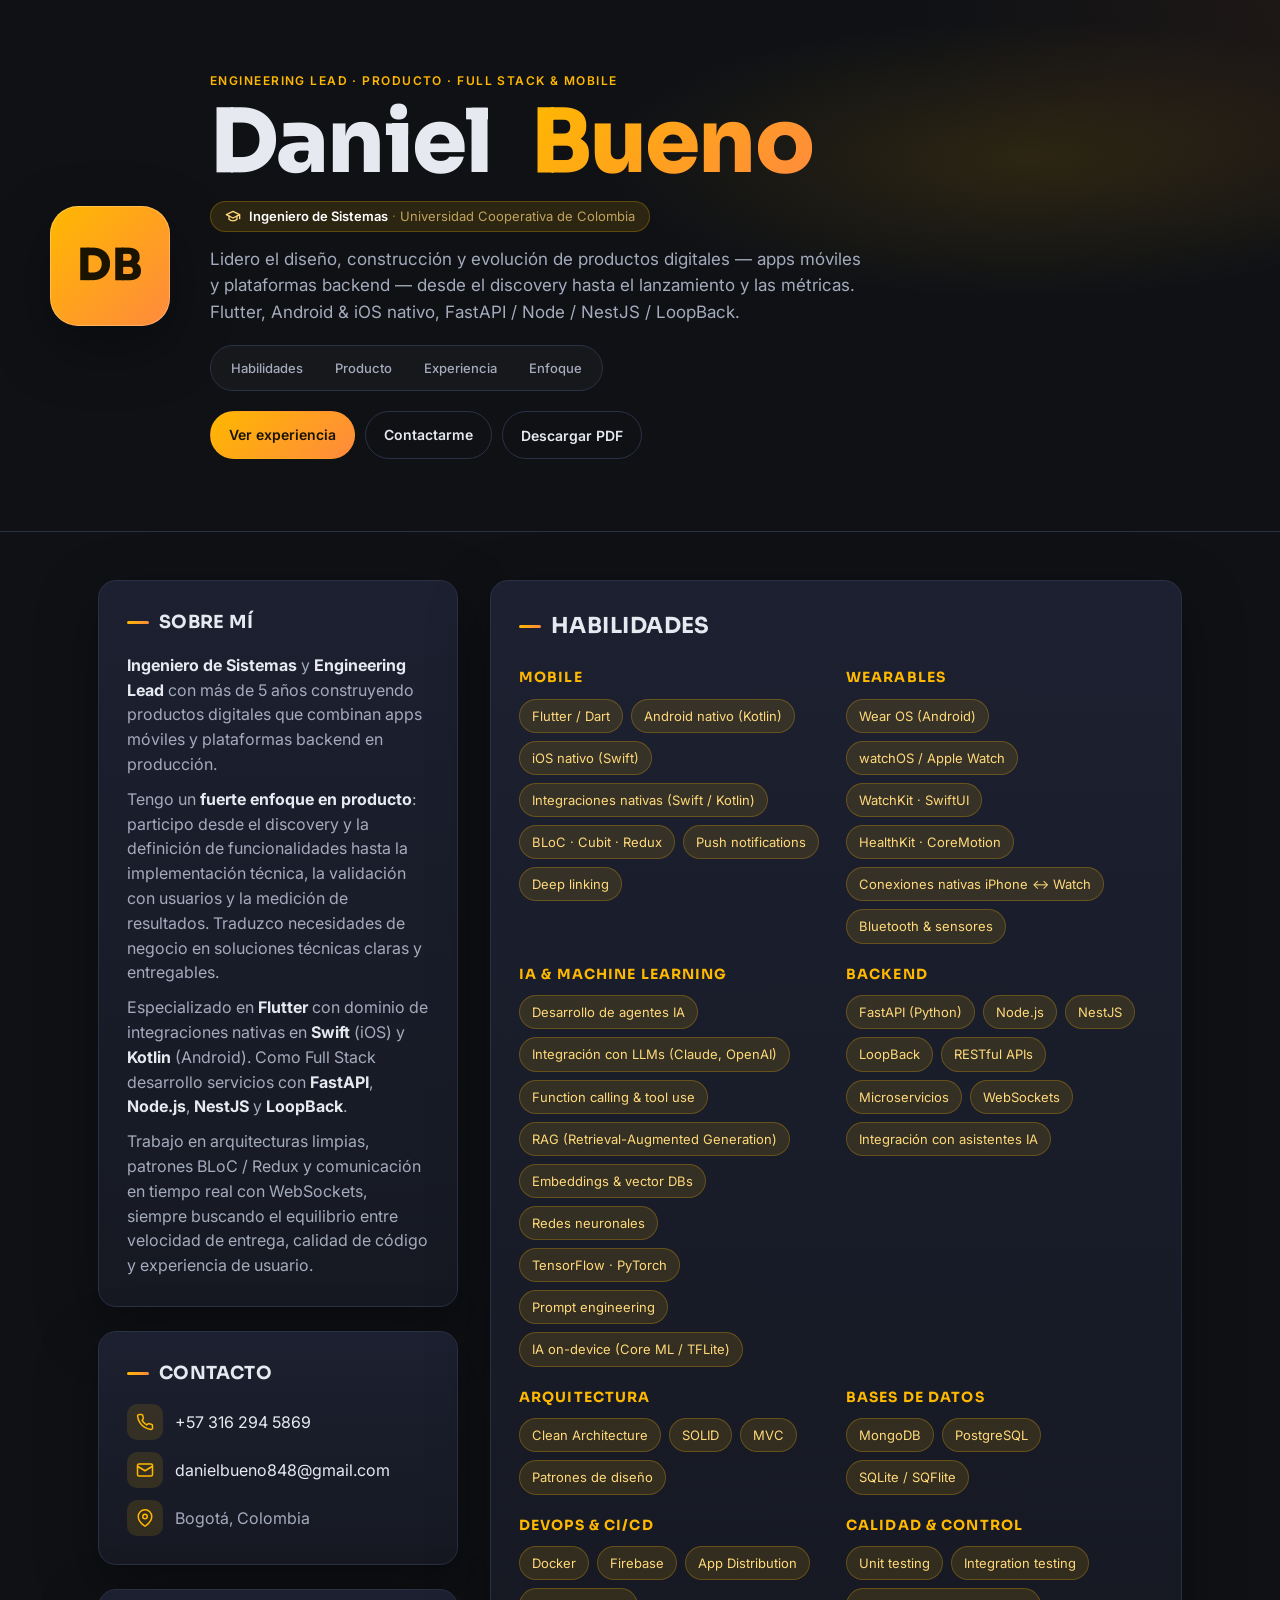
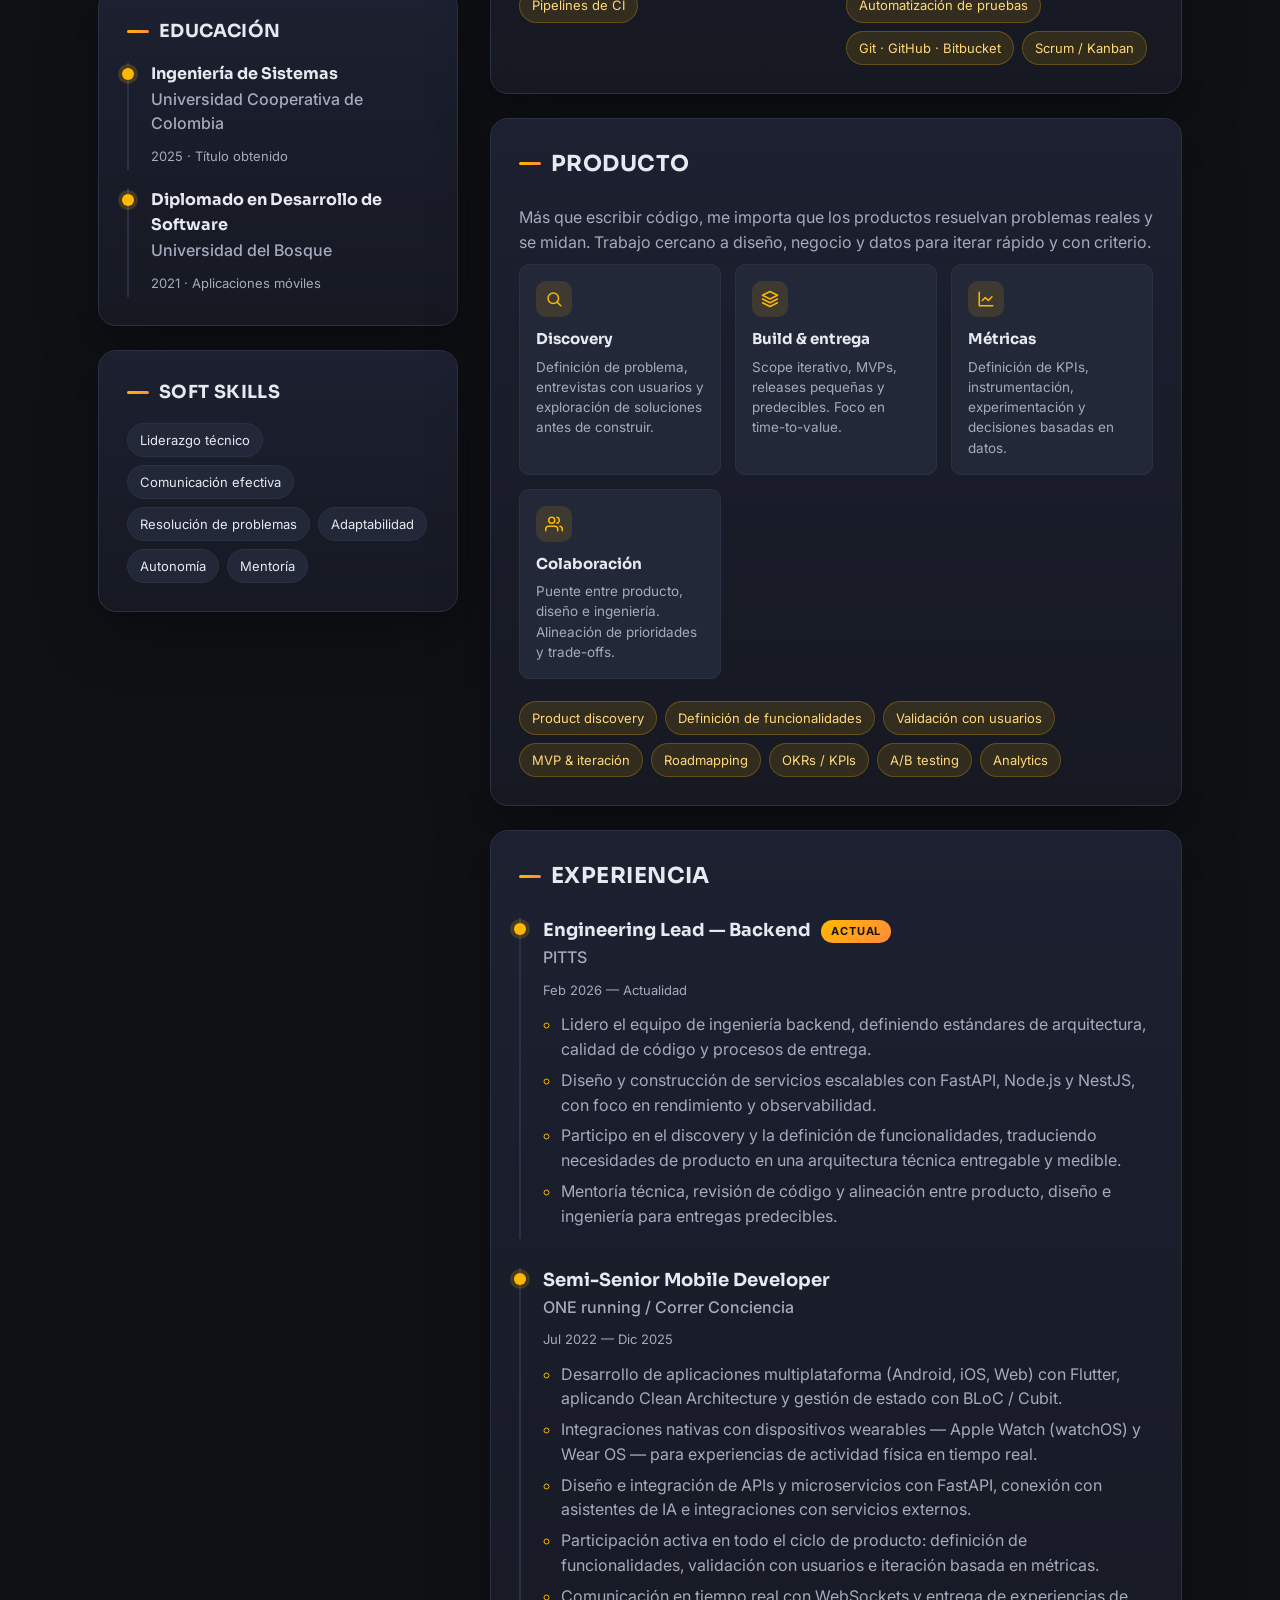
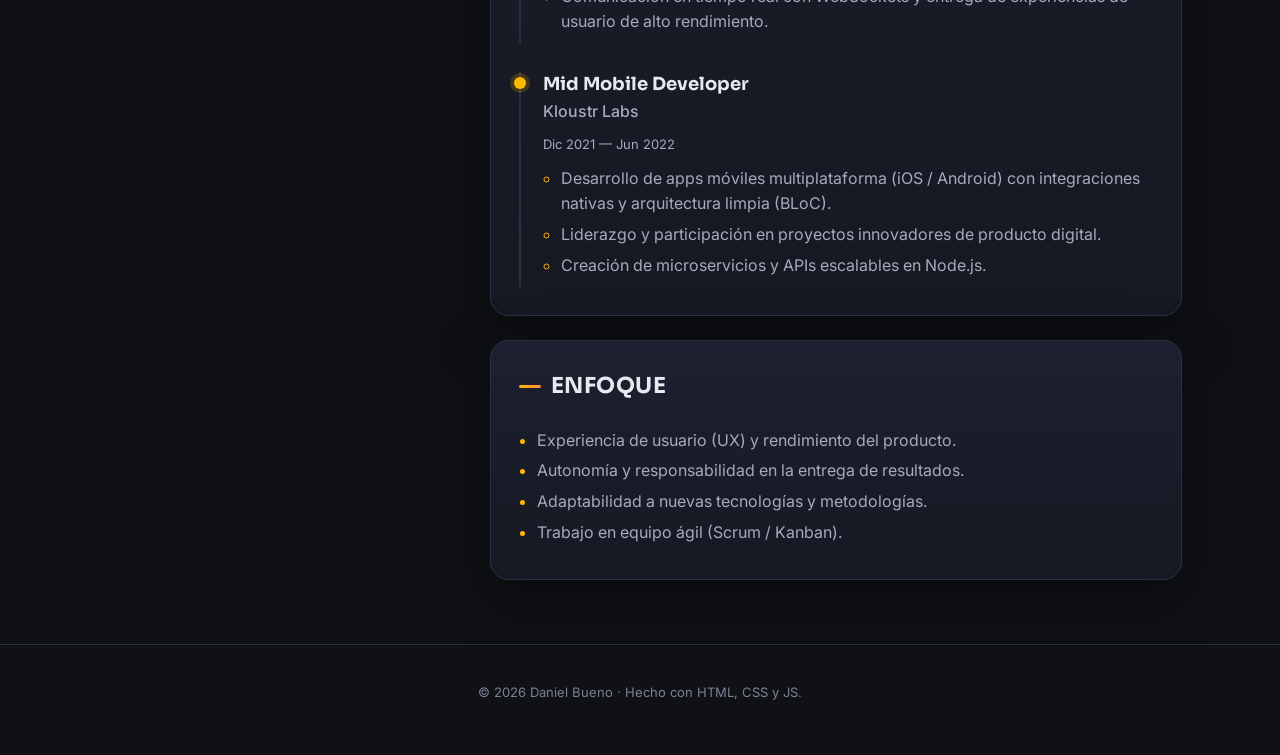
<file: index.html>
<!DOCTYPE html>
<html lang="es">
<head>
  <meta charset="UTF-8" />
  <meta name="viewport" content="width=device-width, initial-scale=1.0" />
  <meta name="description" content="Daniel Bueno — Engineering Lead, Full Stack & Mobile Developer con foco en producto. Flutter, Android/iOS nativo, FastAPI, Node, NestJS, LoopBack." />
  <meta name="theme-color" content="#0f1115" />
  <meta name="robots" content="noindex, nofollow" />
  <meta property="og:title" content="Daniel Bueno · Engineering Lead" />
  <meta property="og:description" content="Engineering Lead con foco en producto. Flutter, Android/iOS nativo, FastAPI, Node, NestJS, LoopBack." />
  <meta property="og:type" content="profile" />
  <meta name="twitter:card" content="summary" />
  <title>Daniel Bueno · Engineering Lead</title>
  <link rel="preconnect" href="https://fonts.googleapis.com" />
  <link rel="preconnect" href="https://fonts.gstatic.com" crossorigin />
  <link href="https://fonts.googleapis.com/css2?family=Inter:wght@300;400;500;600;700;800&family=Sora:wght@600;700;800&display=swap" rel="stylesheet" />
  <link rel="stylesheet" href="styles.css" />
</head>
<body>
  <a class="skip-link" href="#main">Saltar al contenido</a>

  <header class="hero">
    <div class="hero__inner">
      <div class="hero__brand">
        <span class="hero__mono">DB</span>
      </div>
      <div class="hero__text">
        <p class="hero__eyebrow">Engineering Lead · Producto · Full Stack &amp; Mobile</p>
        <h1 class="hero__name">
          <span>Daniel</span>
          <span class="hero__name-accent">Bueno</span>
        </h1>
        <p class="hero__credential">
          <svg viewBox="0 0 24 24" fill="none" stroke="currentColor" stroke-width="2" stroke-linecap="round" stroke-linejoin="round" aria-hidden="true"><path d="M22 10v6M2 10l10-5 10 5-10 5z"/><path d="M6 12v5c3 3 9 3 12 0v-5"/></svg>
          <span><strong>Ingeniero de Sistemas</strong><span class="hero__credential-uni">Universidad Cooperativa de Colombia</span></span>
        </p>
        <p class="hero__tagline">
          Lidero el diseño, construcción y evolución de productos digitales — apps móviles
          y plataformas backend — desde el discovery hasta el lanzamiento y las métricas.
          Flutter, Android &amp; iOS nativo, FastAPI / Node / NestJS / LoopBack.
        </p>

        <nav class="hero__nav" aria-label="Secciones">
          <a href="#habilidades">Habilidades</a>
          <a href="#producto">Producto</a>
          <a href="#experiencia">Experiencia</a>
          <a href="#enfoque">Enfoque</a>
        </nav>

        <div class="hero__cta">
          <a class="btn btn--primary" href="#experiencia">Ver experiencia</a>
          <a class="btn btn--ghost" href="mailto:danielbueno848@gmail.com">Contactarme</a>
          <button class="btn btn--ghost" id="printBtn" type="button" aria-label="Descargar como PDF">
            Descargar PDF
          </button>
        </div>
      </div>
    </div>
  </header>

  <main id="main" class="layout">
    <aside class="sidebar">
      <section class="card">
        <h2 class="card__title">Sobre mí</h2>
        <p>
          <strong>Ingeniero de Sistemas</strong> y <strong>Engineering Lead</strong> con
          más de 5 años construyendo productos digitales que combinan apps móviles y
          plataformas backend en producción.
        </p>
        <p>
          Tengo un <strong>fuerte enfoque en producto</strong>: participo desde el discovery y
          la definición de funcionalidades hasta la implementación técnica, la validación con
          usuarios y la medición de resultados. Traduzco necesidades de negocio en soluciones
          técnicas claras y entregables.
        </p>
        <p>
          Especializado en <strong>Flutter</strong> con dominio de integraciones nativas en
          <strong>Swift</strong> (iOS) y <strong>Kotlin</strong> (Android). Como Full Stack
          desarrollo servicios con <strong>FastAPI</strong>, <strong>Node.js</strong>,
          <strong>NestJS</strong> y <strong>LoopBack</strong>.
        </p>
        <p>
          Trabajo en arquitecturas limpias, patrones BLoC / Redux y comunicación en tiempo real
          con WebSockets, siempre buscando el equilibrio entre velocidad de entrega, calidad de
          código y experiencia de usuario.
        </p>
      </section>

      <section class="card">
        <h2 class="card__title">Contacto</h2>
        <ul class="contact">
          <li>
            <span class="contact__icon" aria-hidden="true">
              <svg viewBox="0 0 24 24" fill="none" stroke="currentColor" stroke-width="2" stroke-linecap="round" stroke-linejoin="round"><path d="M22 16.92v3a2 2 0 0 1-2.18 2 19.86 19.86 0 0 1-8.63-3.07 19.5 19.5 0 0 1-6-6A19.86 19.86 0 0 1 2.12 4.18 2 2 0 0 1 4.11 2h3a2 2 0 0 1 2 1.72c.12.86.31 1.7.57 2.5a2 2 0 0 1-.45 2.11L8.09 9.91a16 16 0 0 0 6 6l1.58-1.14a2 2 0 0 1 2.11-.45c.8.26 1.64.45 2.5.57A2 2 0 0 1 22 16.92z"/></svg>
            </span>
            <a href="tel:+573162945869">+57 316 294 5869</a>
          </li>
          <li>
            <span class="contact__icon" aria-hidden="true">
              <svg viewBox="0 0 24 24" fill="none" stroke="currentColor" stroke-width="2" stroke-linecap="round" stroke-linejoin="round"><rect x="2" y="4" width="20" height="16" rx="2"/><path d="m22 7-10 6L2 7"/></svg>
            </span>
            <a href="mailto:danielbueno848@gmail.com">danielbueno848@gmail.com</a>
          </li>
          <li>
            <span class="contact__icon" aria-hidden="true">
              <svg viewBox="0 0 24 24" fill="none" stroke="currentColor" stroke-width="2" stroke-linecap="round" stroke-linejoin="round"><path d="M21 10c0 7-9 13-9 13s-9-6-9-13a9 9 0 1 1 18 0z"/><circle cx="12" cy="10" r="3"/></svg>
            </span>
            <span>Bogotá, Colombia</span>
          </li>
        </ul>
      </section>

      <section class="card">
        <h2 class="card__title">Educación</h2>
        <ol class="timeline">
          <li class="timeline__item">
            <h3 class="timeline__role">Ingeniería de Sistemas</h3>
            <p class="timeline__org">Universidad Cooperativa de Colombia</p>
            <p class="timeline__meta">2025 · Título obtenido</p>
          </li>
          <li class="timeline__item">
            <h3 class="timeline__role">Diplomado en Desarrollo de Software</h3>
            <p class="timeline__org">Universidad del Bosque</p>
            <p class="timeline__meta">2021 · Aplicaciones móviles</p>
          </li>
        </ol>
      </section>

      <section class="card">
        <h2 class="card__title">Soft skills</h2>
        <ul class="chips">
          <li>Liderazgo técnico</li>
          <li>Comunicación efectiva</li>
          <li>Resolución de problemas</li>
          <li>Adaptabilidad</li>
          <li>Autonomía</li>
          <li>Mentoría</li>
        </ul>
      </section>
    </aside>

    <section class="content">
      <section class="card" id="habilidades">
        <h2 class="card__title card__title--lg">Habilidades</h2>

        <div class="skills">
          <article class="skill-group">
            <h3>Mobile</h3>
            <ul class="chips chips--accent">
              <li>Flutter / Dart</li>
              <li>Android nativo (Kotlin)</li>
              <li>iOS nativo (Swift)</li>
              <li>Integraciones nativas (Swift / Kotlin)</li>
              <li>BLoC · Cubit · Redux</li>
              <li>Push notifications</li>
              <li>Deep linking</li>
            </ul>
          </article>

          <article class="skill-group">
            <h3>Wearables</h3>
            <ul class="chips chips--accent">
              <li>Wear OS (Android)</li>
              <li>watchOS / Apple Watch</li>
              <li>WatchKit · SwiftUI</li>
              <li>HealthKit · CoreMotion</li>
              <li>Conexiones nativas iPhone ↔ Watch</li>
              <li>Bluetooth &amp; sensores</li>
            </ul>
          </article>

          <article class="skill-group">
            <h3>IA &amp; Machine Learning</h3>
            <ul class="chips chips--accent">
              <li>Desarrollo de agentes IA</li>
              <li>Integración con LLMs (Claude, OpenAI)</li>
              <li>Function calling &amp; tool use</li>
              <li>RAG (Retrieval-Augmented Generation)</li>
              <li>Embeddings &amp; vector DBs</li>
              <li>Redes neuronales</li>
              <li>TensorFlow · PyTorch</li>
              <li>Prompt engineering</li>
              <li>IA on-device (Core ML / TFLite)</li>
            </ul>
          </article>

          <article class="skill-group">
            <h3>Backend</h3>
            <ul class="chips chips--accent">
              <li>FastAPI (Python)</li>
              <li>Node.js</li>
              <li>NestJS</li>
              <li>LoopBack</li>
              <li>RESTful APIs</li>
              <li>Microservicios</li>
              <li>WebSockets</li>
              <li>Integración con asistentes IA</li>
            </ul>
          </article>

          <article class="skill-group">
            <h3>Arquitectura</h3>
            <ul class="chips chips--accent">
              <li>Clean Architecture</li>
              <li>SOLID</li>
              <li>MVC</li>
              <li>Patrones de diseño</li>
            </ul>
          </article>

          <article class="skill-group">
            <h3>Bases de datos</h3>
            <ul class="chips chips--accent">
              <li>MongoDB</li>
              <li>PostgreSQL</li>
              <li>SQLite / SQFlite</li>
            </ul>
          </article>

          <article class="skill-group">
            <h3>DevOps &amp; CI/CD</h3>
            <ul class="chips chips--accent">
              <li>Docker</li>
              <li>Firebase</li>
              <li>App Distribution</li>
              <li>Pipelines de CI</li>
            </ul>
          </article>

          <article class="skill-group">
            <h3>Calidad &amp; control</h3>
            <ul class="chips chips--accent">
              <li>Unit testing</li>
              <li>Integration testing</li>
              <li>Automatización de pruebas</li>
              <li>Git · GitHub · Bitbucket</li>
              <li>Scrum / Kanban</li>
            </ul>
          </article>
        </div>
      </section>

      <section class="card" id="producto">
        <h2 class="card__title card__title--lg">Producto</h2>
        <p class="card__lead">
          Más que escribir código, me importa que los productos resuelvan problemas reales y
          se midan. Trabajo cercano a diseño, negocio y datos para iterar rápido y con criterio.
        </p>

        <div class="pillars">
          <article class="pillar">
            <span class="pillar__icon" aria-hidden="true">
              <svg viewBox="0 0 24 24" fill="none" stroke="currentColor" stroke-width="2" stroke-linecap="round" stroke-linejoin="round"><circle cx="11" cy="11" r="7"/><path d="m21 21-4.3-4.3"/></svg>
            </span>
            <h3>Discovery</h3>
            <p>Definición de problema, entrevistas con usuarios y exploración de soluciones antes de construir.</p>
          </article>

          <article class="pillar">
            <span class="pillar__icon" aria-hidden="true">
              <svg viewBox="0 0 24 24" fill="none" stroke="currentColor" stroke-width="2" stroke-linecap="round" stroke-linejoin="round"><path d="M12 2 2 7l10 5 10-5-10-5z"/><path d="M2 17l10 5 10-5"/><path d="M2 12l10 5 10-5"/></svg>
            </span>
            <h3>Build &amp; entrega</h3>
            <p>Scope iterativo, MVPs, releases pequeñas y predecibles. Foco en time-to-value.</p>
          </article>

          <article class="pillar">
            <span class="pillar__icon" aria-hidden="true">
              <svg viewBox="0 0 24 24" fill="none" stroke="currentColor" stroke-width="2" stroke-linecap="round" stroke-linejoin="round"><path d="M3 3v18h18"/><path d="m7 14 4-4 4 4 5-5"/></svg>
            </span>
            <h3>Métricas</h3>
            <p>Definición de KPIs, instrumentación, experimentación y decisiones basadas en datos.</p>
          </article>

          <article class="pillar">
            <span class="pillar__icon" aria-hidden="true">
              <svg viewBox="0 0 24 24" fill="none" stroke="currentColor" stroke-width="2" stroke-linecap="round" stroke-linejoin="round"><path d="M17 21v-2a4 4 0 0 0-4-4H5a4 4 0 0 0-4 4v2"/><circle cx="9" cy="7" r="4"/><path d="M23 21v-2a4 4 0 0 0-3-3.87"/><path d="M16 3.13a4 4 0 0 1 0 7.75"/></svg>
            </span>
            <h3>Colaboración</h3>
            <p>Puente entre producto, diseño e ingeniería. Alineación de prioridades y trade-offs.</p>
          </article>
        </div>

        <ul class="chips chips--accent product-chips">
          <li>Product discovery</li>
          <li>Definición de funcionalidades</li>
          <li>Validación con usuarios</li>
          <li>MVP &amp; iteración</li>
          <li>Roadmapping</li>
          <li>OKRs / KPIs</li>
          <li>A/B testing</li>
          <li>Analytics</li>
        </ul>
      </section>

      <section class="card" id="experiencia">
        <h2 class="card__title card__title--lg">Experiencia</h2>

        <ol class="timeline timeline--exp">
          <li class="timeline__item">
            <div class="timeline__head">
              <h3 class="timeline__role">Engineering Lead — Backend</h3>
              <span class="timeline__badge">Actual</span>
            </div>
            <p class="timeline__org">PITTS</p>
            <p class="timeline__meta">Feb 2026 — Actualidad</p>
            <ul class="timeline__bullets">
              <li>
                Lidero el equipo de ingeniería backend, definiendo estándares de arquitectura,
                calidad de código y procesos de entrega.
              </li>
              <li>
                Diseño y construcción de servicios escalables con FastAPI, Node.js y NestJS,
                con foco en rendimiento y observabilidad.
              </li>
              <li>
                Participo en el discovery y la definición de funcionalidades, traduciendo
                necesidades de producto en una arquitectura técnica entregable y medible.
              </li>
              <li>
                Mentoría técnica, revisión de código y alineación entre producto, diseño e
                ingeniería para entregas predecibles.
              </li>
            </ul>
          </li>

          <li class="timeline__item">
            <div class="timeline__head">
              <h3 class="timeline__role">Semi-Senior Mobile Developer</h3>
            </div>
            <p class="timeline__org">ONE running / Correr Conciencia</p>
            <p class="timeline__meta">Jul 2022 — Dic 2025</p>
            <ul class="timeline__bullets">
              <li>
                Desarrollo de aplicaciones multiplataforma (Android, iOS, Web) con Flutter,
                aplicando Clean Architecture y gestión de estado con BLoC / Cubit.
              </li>
              <li>
                Integraciones nativas con dispositivos wearables — Apple Watch (watchOS) y
                Wear OS — para experiencias de actividad física en tiempo real.
              </li>
              <li>
                Diseño e integración de APIs y microservicios con FastAPI, conexión con
                asistentes de IA e integraciones con servicios externos.
              </li>
              <li>
                Participación activa en todo el ciclo de producto: definición de funcionalidades,
                validación con usuarios e iteración basada en métricas.
              </li>
              <li>
                Comunicación en tiempo real con WebSockets y entrega de experiencias de usuario
                de alto rendimiento.
              </li>
            </ul>
          </li>

          <li class="timeline__item">
            <div class="timeline__head">
              <h3 class="timeline__role">Mid Mobile Developer</h3>
            </div>
            <p class="timeline__org">Kloustr Labs</p>
            <p class="timeline__meta">Dic 2021 — Jun 2022</p>
            <ul class="timeline__bullets">
              <li>
                Desarrollo de apps móviles multiplataforma (iOS / Android) con integraciones
                nativas y arquitectura limpia (BLoC).
              </li>
              <li>
                Liderazgo y participación en proyectos innovadores de producto digital.
              </li>
              <li>
                Creación de microservicios y APIs escalables en Node.js.
              </li>
            </ul>
          </li>
        </ol>
      </section>

      <section class="card" id="enfoque">
        <h2 class="card__title card__title--lg">Enfoque</h2>
        <ul class="bullets">
          <li>Experiencia de usuario (UX) y rendimiento del producto.</li>
          <li>Autonomía y responsabilidad en la entrega de resultados.</li>
          <li>Adaptabilidad a nuevas tecnologías y metodologías.</li>
          <li>Trabajo en equipo ágil (Scrum / Kanban).</li>
        </ul>
      </section>
    </section>
  </main>

  <footer class="footer">
    <p>© <span id="year"></span> Daniel Bueno · Hecho con HTML, CSS y JS.</p>
  </footer>

  <script src="script.js" defer></script>
</body>
</html>
</file>
<file: styles.css>
:root {
  --bg: #0f1115;
  --bg-soft: #161922;
  --surface: #1c2030;
  --surface-2: #232838;
  --line: #2b3145;
  --text: #e7e9f0;
  --text-muted: #a4abbd;
  --text-dim: #7a8197;
  --accent: #ffb800;
  --accent-2: #ff8a3d;
  --accent-soft: rgba(255, 184, 0, 0.12);
  --radius: 18px;
  --radius-sm: 10px;
  --shadow: 0 20px 60px rgba(0, 0, 0, 0.35);
  --max-w: 1180px;
}

* {
  box-sizing: border-box;
}

html {
  scroll-behavior: smooth;
}

body {
  margin: 0;
  font-family: "Inter", system-ui, -apple-system, "Segoe UI", Roboto, sans-serif;
  background: radial-gradient(1200px 600px at 10% -10%, #1a2030 0%, transparent 60%),
    radial-gradient(900px 500px at 110% 0%, #221a16 0%, transparent 55%),
    var(--bg);
  color: var(--text);
  line-height: 1.55;
  -webkit-font-smoothing: antialiased;
  text-rendering: optimizeLegibility;
}

a {
  color: var(--accent);
  text-decoration: none;
}
a:hover { color: var(--accent-2); }

.skip-link {
  position: absolute;
  left: -9999px;
}
.skip-link:focus {
  left: 16px;
  top: 16px;
  background: var(--accent);
  color: #111;
  padding: 8px 12px;
  border-radius: 8px;
  z-index: 100;
}

/* Hero */
.hero {
  padding: clamp(32px, 6vw, 72px) clamp(20px, 5vw, 48px);
  border-bottom: 1px solid var(--line);
  background:
    radial-gradient(600px 200px at 80% 30%, var(--accent-soft), transparent 70%);
}
.hero__inner {
  max-width: var(--max-w);
  margin: 0 auto;
  display: grid;
  grid-template-columns: auto 1fr;
  gap: clamp(20px, 4vw, 40px);
  align-items: center;
}
.hero__brand {
  width: clamp(80px, 12vw, 120px);
  height: clamp(80px, 12vw, 120px);
  border-radius: 28px;
  background: linear-gradient(135deg, var(--accent), var(--accent-2));
  display: flex;
  align-items: center;
  justify-content: center;
  box-shadow: var(--shadow), inset 0 0 0 1px rgba(255, 255, 255, 0.25);
  font-family: "Sora", "Inter", sans-serif;
  font-weight: 800;
  font-size: clamp(28px, 4vw, 44px);
  color: #1a1300;
  letter-spacing: 1px;
}
.hero__mono { display: block; }

.hero__eyebrow {
  margin: 0 0 8px;
  color: var(--accent);
  font-weight: 600;
  letter-spacing: 0.12em;
  text-transform: uppercase;
  font-size: 12px;
}
.hero__name {
  font-family: "Sora", "Inter", sans-serif;
  font-weight: 800;
  margin: 0;
  line-height: 1;
  font-size: clamp(40px, 8vw, 88px);
  letter-spacing: -0.02em;
}
.hero__name span { display: inline-block; }
.hero__name-accent {
  margin-left: 0.25em;
  background: linear-gradient(135deg, var(--accent), var(--accent-2));
  -webkit-background-clip: text;
  background-clip: text;
  color: transparent;
}
.hero__credential {
  display: inline-flex;
  align-items: center;
  gap: 8px;
  margin: 14px 0 0;
  padding: 6px 14px;
  background: var(--accent-soft);
  border: 1px solid rgba(255, 184, 0, 0.25);
  border-radius: 999px;
  color: #ffd97a;
  font-size: 13px;
  line-height: 1.35;
}
.hero__credential svg {
  width: 16px;
  height: 16px;
  flex-shrink: 0;
}
.hero__credential strong { color: #fff; font-weight: 600; }
.hero__credential-uni {
  color: rgba(255, 217, 122, 0.7);
  font-weight: 400;
}
.hero__credential-uni::before {
  content: " · ";
  color: rgba(255, 217, 122, 0.45);
}

.hero__tagline {
  margin: 14px 0 20px;
  max-width: 60ch;
  color: var(--text-muted);
  font-size: clamp(15px, 1.6vw, 17px);
}
.hero__nav {
  display: flex;
  flex-wrap: wrap;
  gap: 4px;
  margin: 0 0 20px;
  padding: 6px;
  background: rgba(255, 255, 255, 0.03);
  border: 1px solid var(--line);
  border-radius: 999px;
  width: fit-content;
  max-width: 100%;
}
.hero__nav a {
  display: inline-flex;
  align-items: center;
  padding: 6px 14px;
  border-radius: 999px;
  color: var(--text-muted);
  font-size: 13px;
  font-weight: 500;
  transition: background 0.2s ease, color 0.2s ease;
}
.hero__nav a:hover {
  background: var(--accent-soft);
  color: var(--accent);
}
.hero__cta {
  display: flex;
  flex-wrap: wrap;
  gap: 10px;
}

.btn {
  display: inline-flex;
  align-items: center;
  gap: 8px;
  padding: 12px 18px;
  border-radius: 999px;
  font-weight: 600;
  font-size: 14px;
  border: 1px solid transparent;
  cursor: pointer;
  transition: transform 0.15s ease, background 0.2s ease, color 0.2s ease;
  font-family: inherit;
}
.btn:hover { transform: translateY(-1px); }
.btn--primary {
  background: linear-gradient(135deg, var(--accent), var(--accent-2));
  color: #1a1300;
}
.btn--ghost {
  background: transparent;
  color: var(--text);
  border-color: var(--line);
}
.btn--ghost:hover {
  border-color: var(--accent);
  color: var(--accent);
}

/* Layout */
.layout {
  max-width: var(--max-w);
  margin: 0 auto;
  padding: clamp(24px, 4vw, 48px) clamp(20px, 5vw, 48px) 64px;
  display: grid;
  grid-template-columns: minmax(280px, 360px) 1fr;
  gap: clamp(20px, 3vw, 32px);
}

@media (max-width: 900px) {
  .layout { grid-template-columns: 1fr; }
}

@media (max-width: 640px) {
  .hero__inner {
    grid-template-columns: 1fr;
    gap: 16px;
  }
  .hero__brand {
    width: 56px;
    height: 56px;
    border-radius: 16px;
  }
  .hero__brand .hero__mono { font-size: 22px; }

  .hero__eyebrow { font-size: 11px; }
  .hero__name { font-size: 44px; }
  .hero__tagline { font-size: 14px; margin: 12px 0 16px; }

  .hero__credential {
    font-size: 11.5px;
    padding: 5px 11px;
    gap: 6px;
    border-radius: 14px;
    align-items: flex-start;
    max-width: 100%;
  }
  .hero__credential svg {
    width: 13px;
    height: 13px;
    margin-top: 2px;
  }
  .hero__credential-uni { display: block; }
  .hero__credential-uni::before { display: none; }

  .hero__nav { gap: 2px; padding: 4px; }
  .hero__nav a { padding: 5px 10px; font-size: 12px; }

  .btn { padding: 10px 14px; font-size: 13px; }
}

.sidebar, .content {
  display: grid;
  gap: clamp(16px, 2vw, 24px);
  align-content: start;
}

/* Cards */
.card {
  background: linear-gradient(180deg, var(--surface), var(--bg-soft));
  border: 1px solid var(--line);
  border-radius: var(--radius);
  padding: clamp(20px, 2.5vw, 28px);
  box-shadow: var(--shadow);
}
.card p { margin: 0 0 10px; color: var(--text-muted); }
.card p:last-child { margin-bottom: 0; }
.card p strong { color: var(--text); }

.card__title {
  font-family: "Sora", "Inter", sans-serif;
  margin: 0 0 16px;
  font-size: 18px;
  letter-spacing: 0.02em;
  text-transform: uppercase;
  color: var(--text);
  display: flex;
  align-items: center;
  gap: 10px;
}
.card__title::before {
  content: "";
  width: 22px;
  height: 3px;
  border-radius: 2px;
  background: linear-gradient(90deg, var(--accent), var(--accent-2));
}
.card__title--lg {
  font-size: 22px;
  margin-bottom: 24px;
}

/* Contact list */
.contact { list-style: none; margin: 0; padding: 0; display: grid; gap: 12px; }
.contact li {
  display: flex;
  align-items: center;
  gap: 12px;
  color: var(--text-muted);
}
.contact a { color: var(--text); }
.contact a:hover { color: var(--accent); }
.contact__icon {
  width: 36px;
  height: 36px;
  flex-shrink: 0;
  border-radius: 10px;
  background: var(--accent-soft);
  color: var(--accent);
  display: inline-flex;
  align-items: center;
  justify-content: center;
}
.contact__icon svg { width: 18px; height: 18px; }

/* Chips */
.chips { list-style: none; margin: 0; padding: 0; display: flex; flex-wrap: wrap; gap: 8px; }
.chips li {
  font-size: 13px;
  padding: 6px 12px;
  border-radius: 999px;
  background: var(--surface-2);
  border: 1px solid var(--line);
  color: var(--text);
}
.chips--accent li {
  background: var(--accent-soft);
  border-color: rgba(255, 184, 0, 0.25);
  color: #ffd97a;
}

/* Skill groups */
.skills {
  display: grid;
  grid-template-columns: repeat(auto-fit, minmax(220px, 1fr));
  gap: 20px;
}
.skill-group h3 {
  font-family: "Sora", "Inter", sans-serif;
  font-size: 14px;
  margin: 0 0 10px;
  color: var(--accent);
  letter-spacing: 0.08em;
  text-transform: uppercase;
}

/* Product pillars */
.card__lead {
  margin: -4px 0 22px;
  color: var(--text-muted);
  max-width: 70ch;
}
.pillars {
  display: grid;
  grid-template-columns: repeat(auto-fit, minmax(200px, 1fr));
  gap: 14px;
  margin-bottom: 22px;
}
.pillar {
  background: var(--surface-2);
  border: 1px solid var(--line);
  border-radius: var(--radius-sm);
  padding: 16px;
  transition: transform 0.18s ease, border-color 0.18s ease;
}
.pillar:hover {
  transform: translateY(-2px);
  border-color: rgba(255, 184, 0, 0.4);
}
.pillar__icon {
  display: inline-flex;
  width: 36px;
  height: 36px;
  border-radius: 10px;
  align-items: center;
  justify-content: center;
  background: var(--accent-soft);
  color: var(--accent);
  margin-bottom: 10px;
}
.pillar__icon svg { width: 18px; height: 18px; }
.pillar h3 {
  font-family: "Sora", "Inter", sans-serif;
  font-size: 15px;
  margin: 0 0 6px;
  color: var(--text);
}
.pillar p {
  margin: 0;
  font-size: 13.5px;
  color: var(--text-muted);
  line-height: 1.5;
}
.product-chips { margin-top: 4px; }

/* Timeline */
.timeline { list-style: none; margin: 0; padding: 0; display: grid; gap: 18px; }
.timeline__item {
  position: relative;
  padding-left: 22px;
  border-left: 2px solid var(--line);
  padding-bottom: 4px;
}
.timeline__item::before {
  content: "";
  position: absolute;
  left: -7px;
  top: 6px;
  width: 12px;
  height: 12px;
  border-radius: 50%;
  background: var(--accent);
  box-shadow: 0 0 0 4px rgba(255, 184, 0, 0.18);
}
.timeline__role {
  margin: 0;
  font-family: "Sora", "Inter", sans-serif;
  font-size: 16px;
  color: var(--text);
}
.timeline__org {
  margin: 2px 0 2px;
  color: var(--text);
  font-weight: 500;
}
.timeline__meta {
  margin: 0;
  font-size: 13px;
  color: var(--text-dim);
}

.timeline--exp { gap: 28px; }
.timeline--exp .timeline__role { font-size: 18px; }
.timeline__head {
  display: flex;
  align-items: center;
  gap: 10px;
  flex-wrap: wrap;
}
.timeline__badge {
  font-size: 11px;
  padding: 3px 10px;
  border-radius: 999px;
  background: linear-gradient(135deg, var(--accent), var(--accent-2));
  color: #1a1300;
  font-weight: 700;
  letter-spacing: 0.08em;
  text-transform: uppercase;
}
.timeline__bullets {
  margin: 12px 0 0;
  padding-left: 18px;
  color: var(--text-muted);
}
.timeline__bullets li { margin-bottom: 6px; }
.timeline__bullets li::marker { color: var(--accent); }

/* Generic bullets */
.bullets { margin: 0; padding-left: 18px; color: var(--text-muted); }
.bullets li { margin-bottom: 6px; }
.bullets li::marker { color: var(--accent); }

/* Footer */
.footer {
  text-align: center;
  padding: 24px 16px 40px;
  color: var(--text-dim);
  font-size: 13px;
  border-top: 1px solid var(--line);
}

/* Print */
@media print {
  :root {
    --bg: #fff;
    --bg-soft: #fff;
    --surface: #fff;
    --surface-2: #f5f5f5;
    --line: #e3e3e3;
    --text: #111;
    --text-muted: #333;
    --text-dim: #555;
    --shadow: none;
  }
  body { background: #fff; color: #111; }
  .hero { border-bottom: 1px solid #ddd; background: #fff; }
  .hero__brand { box-shadow: none; }
  .hero__cta, .skip-link, .footer { display: none !important; }
  .card { box-shadow: none; border-color: #e3e3e3; break-inside: avoid; }
  .timeline__item { break-inside: avoid; }
  a { color: #111; text-decoration: none; }
  .chips--accent li { color: #6a4a00; }
  .layout { padding-top: 16px; padding-bottom: 16px; }
}
</file>
